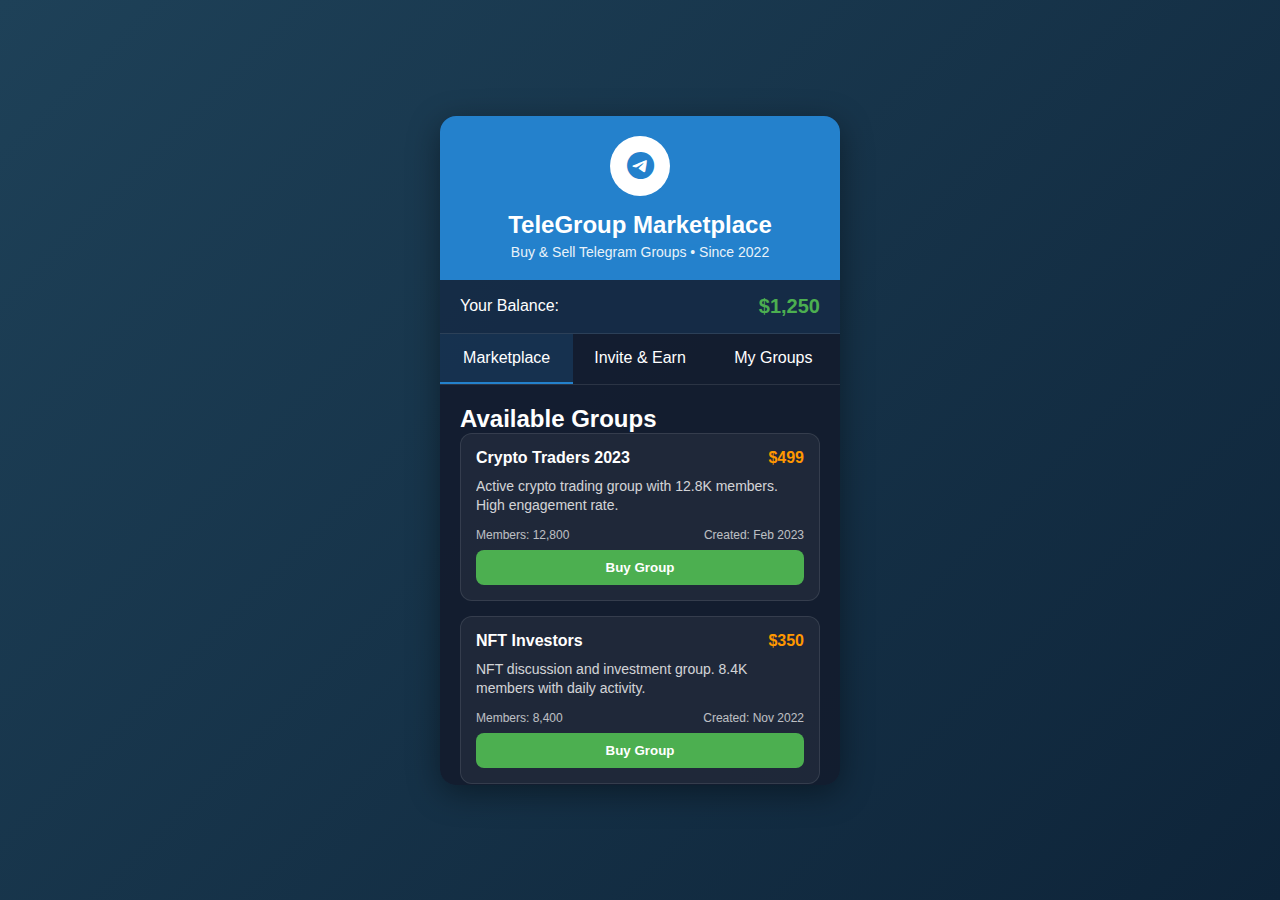
<file: index.html>
<!DOCTYPE html>
<html lang="en">
<head>
    <meta charset="UTF-8">
    <meta name="viewport" content="width=device-width, initial-scale=1.0">
    <title>TeleGroup Marketplace</title>
    <link rel="stylesheet" href="https://cdnjs.cloudflare.com/ajax/libs/font-awesome/6.4.0/css/all.min.css">
    <style>
        * {
            margin: 0;
            padding: 0;
            box-sizing: border-box;
            font-family: 'Segoe UI', Arial, sans-serif;
        }
        
        body {
            background: linear-gradient(135deg, #1e4158 0%, #0e2439 100%);
            color: #fff;
            min-height: 100vh;
            display: flex;
            justify-content: center;
            align-items: center;
            padding: 20px;
        }
        
        .container {
            width: 100%;
            max-width: 400px;
            background: rgba(19, 28, 46, 0.95);
            border-radius: 16px;
            box-shadow: 0 8px 32px rgba(0, 0, 0, 0.4);
            overflow: hidden;
        }
        
        .header {
            background: #2481cc;
            padding: 20px;
            text-align: center;
            position: relative;
        }
        
        .logo {
            width: 60px;
            height: 60px;
            background: #fff;
            border-radius: 50%;
            display: flex;
            justify-content: center;
            align-items: center;
            margin: 0 auto 15px;
        }
        
        .logo i {
            font-size: 28px;
            color: #2481cc;
        }
        
        h1 {
            font-size: 24px;
            font-weight: 600;
            margin-bottom: 5px;
        }
        
        .subtitle {
            font-size: 14px;
            opacity: 0.9;
        }
        
        .balance-container {
            padding: 15px 20px;
            background: rgba(36, 129, 204, 0.15);
            display: flex;
            justify-content: space-between;
            align-items: center;
            border-bottom: 1px solid rgba(255, 255, 255, 0.1);
        }
        
        .balance-title {
            font-size: 16px;
        }
        
        .balance-amount {
            font-size: 20px;
            font-weight: 700;
            color: #4caf50;
        }
        
        .nav-tabs {
            display: flex;
            border-bottom: 1px solid rgba(255, 255, 255, 0.1);
        }
        
        .tab {
            flex: 1;
            text-align: center;
            padding: 15px;
            cursor: pointer;
            transition: background 0.3s;
            font-weight: 500;
        }
        
        .tab.active {
            background: rgba(36, 129, 204, 0.2);
            border-bottom: 2px solid #2481cc;
        }
        
        .content {
            padding: 20px;
            max-height: 400px;
            overflow-y: auto;
        }
        
        .section {
            display: none;
        }
        
        .section.active {
            display: block;
        }
        
        .group-card {
            background: rgba(255, 255, 255, 0.05);
            border-radius: 12px;
            padding: 15px;
            margin-bottom: 15px;
            border: 1px solid rgba(255, 255, 255, 0.1);
        }
        
        .group-header {
            display: flex;
            justify-content: space-between;
            align-items: center;
            margin-bottom: 10px;
        }
        
        .group-name {
            font-weight: 600;
            font-size: 16px;
        }
        
        .group-price {
            color: #ff9800;
            font-weight: 700;
        }
        
        .group-details {
            font-size: 14px;
            opacity: 0.8;
            margin-bottom: 12px;
            line-height: 1.4;
        }
        
        .group-meta {
            display: flex;
            justify-content: space-between;
            font-size: 12px;
            opacity: 0.7;
        }
        
        .btn {
            background: #2481cc;
            color: white;
            border: none;
            padding: 10px 15px;
            border-radius: 8px;
            cursor: pointer;
            font-weight: 600;
            transition: background 0.3s;
            width: 100%;
            margin-top: 8px;
        }
        
        .btn:hover {
            background: #1c6ba0;
        }
        
        .btn-buy {
            background: #4caf50;
        }
        
        .btn-buy:hover {
            background: #3d8b40;
        }
        
        .referral-code {
            background: rgba(255, 255, 255, 0.05);
            padding: 15px;
            border-radius: 12px;
            margin-bottom: 20px;
            text-align: center;
        }
        
        .code {
            font-size: 18px;
            letter-spacing: 2px;
            margin: 10px 0;
            padding: 10px;
            background: rgba(0, 0, 0, 0.2);
            border-radius: 8px;
            font-weight: 600;
            color: #ff9800;
        }
        
        .stats {
            display: flex;
            justify-content: space-between;
            margin-top: 20px;
        }
        
        .stat-box {
            text-align: center;
            padding: 15px;
            background: rgba(255, 255, 255, 0.05);
            border-radius: 12px;
            flex: 1;
            margin: 0 5px;
        }
        
        .stat-value {
            font-size: 24px;
            font-weight: 700;
            margin-bottom: 5px;
        }
        
        .stat-label {
            font-size: 12px;
            opacity: 0.8;
        }
        
        .notification {
            position: fixed;
            bottom: 20px;
            left: 50%;
            transform: translateX(-50%);
            background: #4caf50;
            color: white;
            padding: 12px 20px;
            border-radius: 8px;
            box-shadow: 0 4px 12px rgba(0, 0, 0, 0.2);
            opacity: 0;
            transition: opacity 0.3s;
            z-index: 1000;
        }
        
        .notification.show {
            opacity: 1;
        }
        
        @media (max-width: 480px) {
            .container {
                border-radius: 12px;
            }
            
            h1 {
                font-size: 20px;
            }
            
            .tab {
                padding: 12px;
                font-size: 14px;
            }
        }
    </style>
</head>
<body>
    <div class="container">
        <div class="header">
            <div class="logo">
                <i class="fab fa-telegram"></i>
            </div>
            <h1>TeleGroup Marketplace</h1>
            <div class="subtitle">Buy & Sell Telegram Groups • Since 2022</div>
        </div>
        
        <div class="balance-container">
            <div class="balance-title">Your Balance:</div>
            <div class="balance-amount">$<span id="balance">1,250</span></div>
        </div>
        
        <div class="nav-tabs">
            <div class="tab active" data-tab="marketplace">Marketplace</div>
            <div class="tab" data-tab="invite">Invite & Earn</div>
            <div class="tab" data-tab="my-groups">My Groups</div>
        </div>
        
        <div class="content">
            <div class="section active" id="marketplace-section">
                <h2>Available Groups</h2>
                
                <div class="group-card">
                    <div class="group-header">
                        <div class="group-name">Crypto Traders 2023</div>
                        <div class="group-price">$499</div>
                    </div>
                    <div class="group-details">
                        Active crypto trading group with 12.8K members. High engagement rate.
                    </div>
                    <div class="group-meta">
                        <div>Members: 12,800</div>
                        <div>Created: Feb 2023</div>
                    </div>
                    <button class="btn btn-buy" onclick="buyGroup('Crypto Traders 2023', 499)">Buy Group</button>
                </div>
                
                <div class="group-card">
                    <div class="group-header">
                        <div class="group-name">NFT Investors</div>
                        <div class="group-price">$350</div>
                    </div>
                    <div class="group-details">
                        NFT discussion and investment group. 8.4K members with daily activity.
                    </div>
                    <div class="group-meta">
                        <div>Members: 8,400</div>
                        <div>Created: Nov 2022</div>
                    </div>
                    <button class="btn btn-buy" onclick="buyGroup('NFT Investors', 350)">Buy Group</button>
                </div>
                
                <div class="group-card">
                    <div class="group-header">
                        <div class="group-name">Tech News EN</div>
                        <div class="group-price">$299</div>
                    </div>
                    <div class="group-details">
                        Technology news channel with 15.2K subscribers. Established in 2022.
                    </div>
                    <div class="group-meta">
                        <div>Members: 15,200</div>
                        <div>Created: Mar 2022</div>
                    </div>
                    <button class="btn btn-buy" onclick="buyGroup('Tech News EN', 299)">Buy Group</button>
                </div>
                
                <div class="group-card">
                    <div class="group-header">
                        <div class="group-name">Stock Market Signals</div>
                        <div class="group-price">$599</div>
                    </div>
                    <div class="group-details">
                        Premium stock trading signals group with 5.1K active traders.
                    </div>
                    <div class="group-meta">
                        <div>Members: 5,100</div>
                        <div>Created: Jun 2023</div>
                    </div>
                    <button class="btn btn-buy" onclick="buyGroup('Stock Market Signals', 599)">Buy Group</button>
                </div>
            </div>
            
            <div class="section" id="invite-section">
                <h2>Invite & Earn</h2>
                
                <div class="referral-code">
                    <p>Share your referral code with friends</p>
                    <div class="code">TG2024-INVITE-58932</div>
                    <p>Earn 10% commission on their first purchase</p>
                </div>
                
                <div class="stats">
                    <div class="stat-box">
                        <div class="stat-value" id="invites-count">18</div>
                        <div class="stat-label">Invites Sent</div>
                    </div>
                    <div class="stat-box">
                        <div class="stat-value" id="earned-amount">$225</div>
                        <div class="stat-label">Earned</div>
                    </div>
                </div>
                
                <button class="btn" onclick="copyReferralCode()">Copy Referral Link</button>
            </div>
            
            <div class="section" id="my-groups-section">
                <h2>My Purchased Groups</h2>
                
                <div class="group-card">
                    <div class="group-header">
                        <div class="group-name">Web3 Developers</div>
                        <div class="group-price">Acquired</div>
                    </div>
                    <div class="group-details">
                        Web3 and blockchain development group with 6.3K members.
                    </div>
                    <div class="group-meta">
                        <div>Purchased: 3 months ago</div>
                        <div>Revenue: $120/mo</div>
                    </div>
                </div>
                
                <div class="group-card">
                    <div class="group-header">
                        <div class="group-name">AI News & Tools</div>
                        <div class="group-price">Acquired</div>
                    </div>
                    <div class="group-details">
                        Artificial intelligence news and tools discussion group.
                    </div>
                    <div class="group-meta">
                        <div>Purchased: 1 month ago</div>
                        <div>Revenue: $85/mo</div>
                    </div>
                </div>
                
                <div class="stats">
                    <div class="stat-box">
                        <div class="stat-value">2</div>
                        <div class="stat-label">Groups Owned</div>
                    </div>
                    <div class="stat-box">
                        <div class="stat-value">$205</div>
                        <div class="stat-label">Monthly Revenue</div>
                    </div>
                </div>
            </div>
        </div>
    </div>
    
    <div class="notification" id="notification">Operation completed successfully!</div>

    <script>
        // Tab switching functionality
        const tabs = document.querySelectorAll('.tab');
        const sections = document.querySelectorAll('.section');
        
        tabs.forEach(tab => {
            tab.addEventListener('click', () => {
                const targetTab = tab.getAttribute('data-tab');
                
                // Update active tab
                tabs.forEach(t => t.classList.remove('active'));
                tab.classList.add('active');
                
                // Show corresponding section
                sections.forEach(section => {
                    section.classList.remove('active');
                    if (section.id === `${targetTab}-section`) {
                        section.classList.add('active');
                    }
                });
            });
        });
        
        // Balance and purchase functionality
        let balance = 1250;
        
        function buyGroup(groupName, price) {
            if (balance >= price) {
                balance -= price;
                document.getElementById('balance').textContent = formatNumber(balance);
                showNotification(`Successfully purchased ${groupName} for $${price}`);
            } else {
                showNotification(`Insufficient funds to purchase ${groupName}`);
            }
        }
        
        function formatNumber(num) {
            return num.toString().replace(/\B(?=(\d{3})+(?!\d))/g, ",");
        }
        
        function copyReferralCode() {
            navigator.clipboard.writeText("https://t.me/TelegroupMarketBot?start=ref-58932");
            showNotification("Referral link copied to clipboard!");
        }
        
        function showNotification(message) {
            const notification = document.getElementById('notification');
            notification.textContent = message;
            notification.classList.add('show');
            
            setTimeout(() => {
                notification.classList.remove('show');
            }, 3000);
        }
    </script>
</body>
</html>
</file>
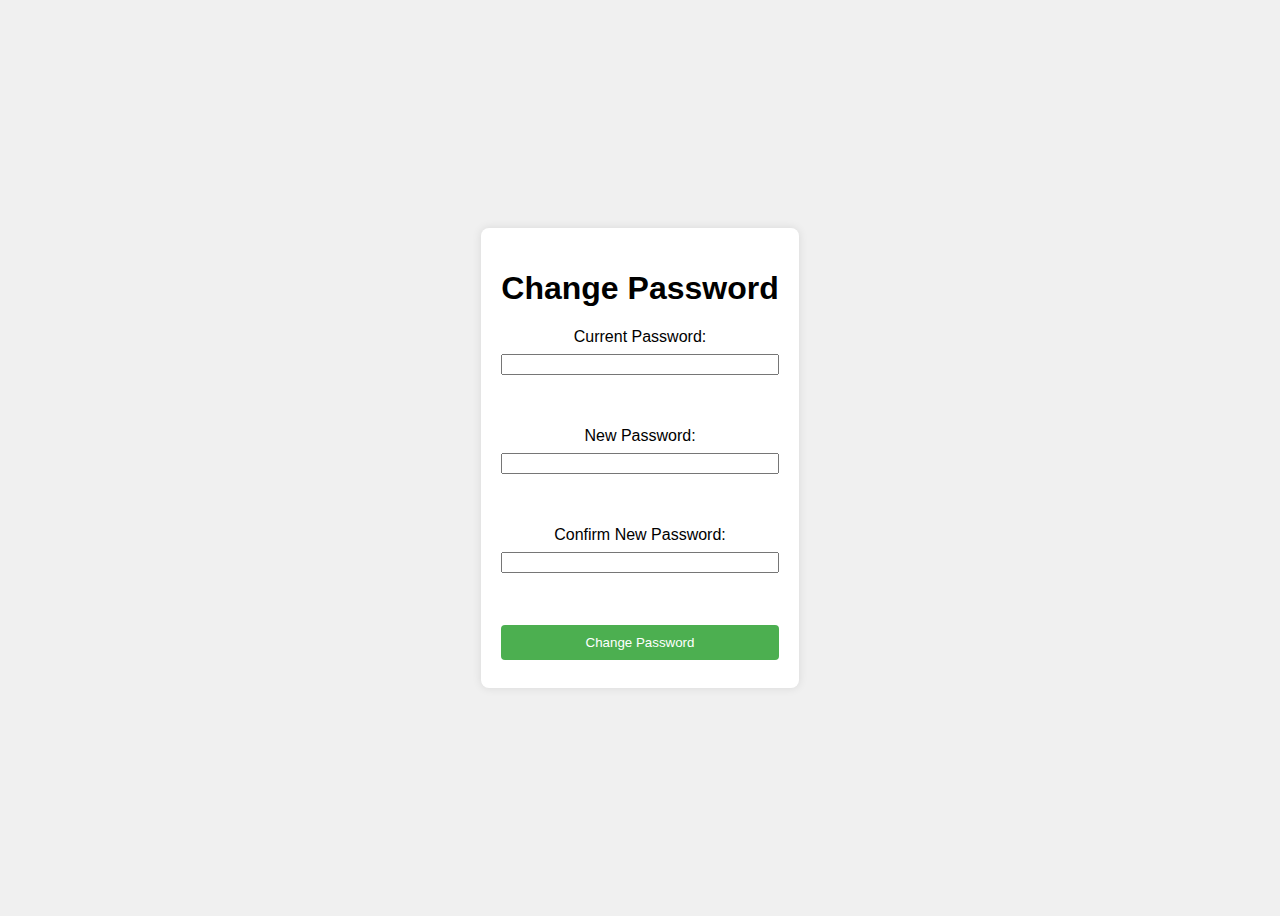
<file: admin-password-change.html>
<!DOCTYPE html>
<html lang="en">
<head>
    <meta charset="UTF-8">
    <meta name="viewport" content="width=device-width, initial-scale=1.0">
    <title>Password Change</title>
    <link rel="stylesheet" href="styles.css">
</head>
<body>
    <div class="container">
        <h1>Change Password</h1>
        <form id="passwordChangeForm">
            <label for="currentPassword">Current Password:</label>
            <input type="password" id="currentPassword" name="currentPassword" required><br><br>

            <label for="newPassword">New Password:</label>
            <input type="password" id="newPassword" name="newPassword" required><br><br>

            <label for="confirmPassword">Confirm New Password:</label>
            <input type="password" id="confirmPassword" name="confirmPassword" required><br><br>

            <button type="submit">Change Password</button>
        </form>
        <div id="passwordChangeResult"></div>
    </div>
</body>
</html>
</file>
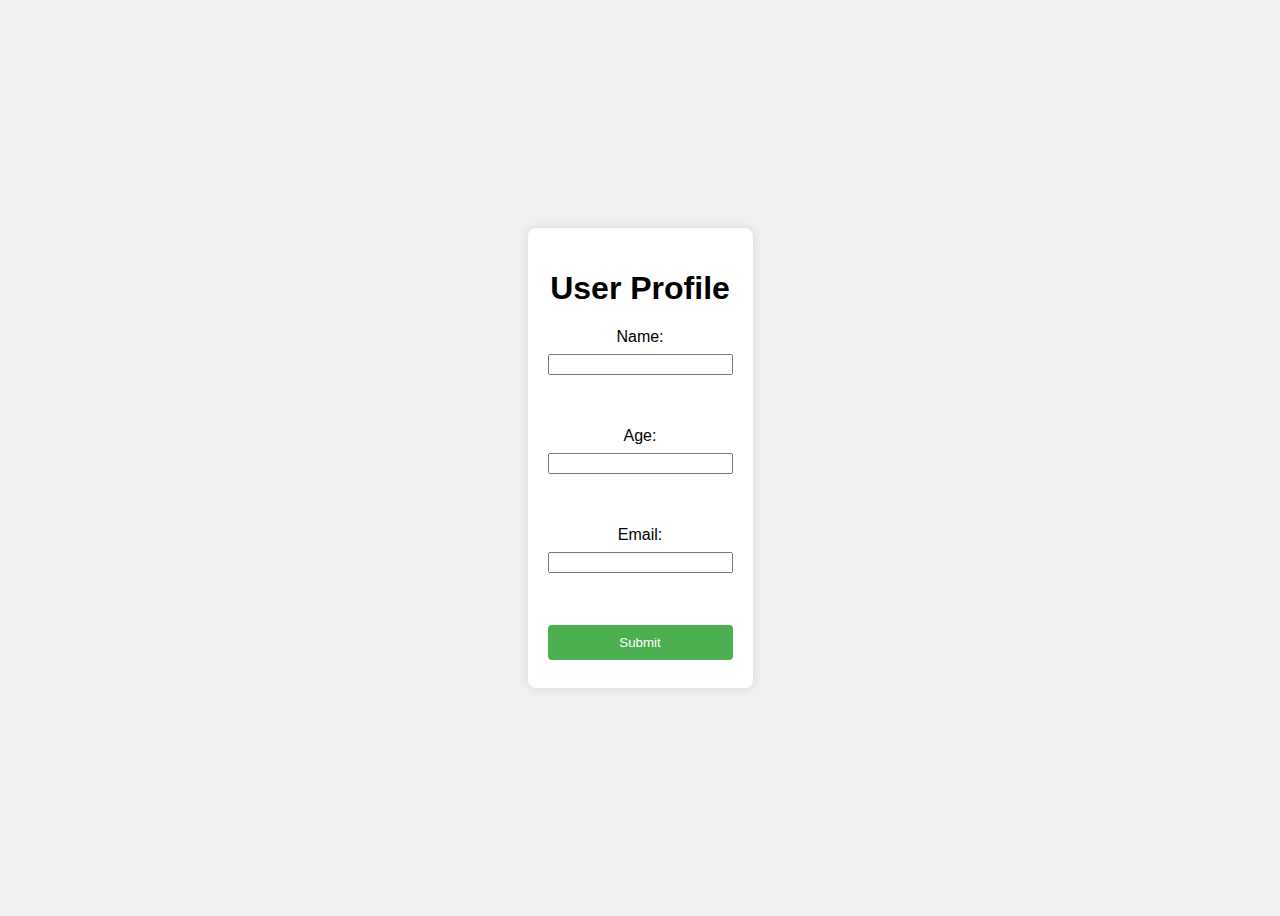
<file: user-request.html>
<!DOCTYPE html>
<html lang="en">
<head>
    <meta charset="UTF-8">
    <meta name="viewport" content="width=device-width, initial-scale=1.0">
    <title>User Profile Request</title>
    <link rel="stylesheet" href="styles.css">
</head>
<body>
    <div class="container">
        <h1>User Profile</h1>
        <form id="userProfileForm">
            <label for="name">Name:</label>
            <input type="text" id="name" name="name" required><br><br>

            <label for="age">Age:</label>
            <input type="number" id="age" name="age"><br><br>

            <label for="email">Email:</label>
            <input type="email" id="email" name="email"><br><br>

            <button type="submit">Submit</button>
        </form>
    </div>
</body>
</html>
</file>
<file: styles.css>
body {
    font-family: sans-serif;
    display: flex;
    justify-content: center;
    align-items: center;
    min-height: 100vh;
    background-color: #f0f0f0;
}

.container {
    background-color: white;
    padding: 20px;
    border-radius: 8px;
    box-shadow: 0 0 10px rgba(0, 0, 0, 0.1);
    text-align: center;
}

label, input, select, button {
    margin: 8px 0;
    display: block;
    width: 100%;
    box-sizing: border-box;
}

button {
    background-color: #4CAF50;
    color: white;
    padding: 10px 15px;
    border: none;
    border-radius: 4px;
    cursor: pointer;
}

button:hover {
    background-color: #3e8e41;
}

#user-login {
  margin-top: 10px;
}
</file>
